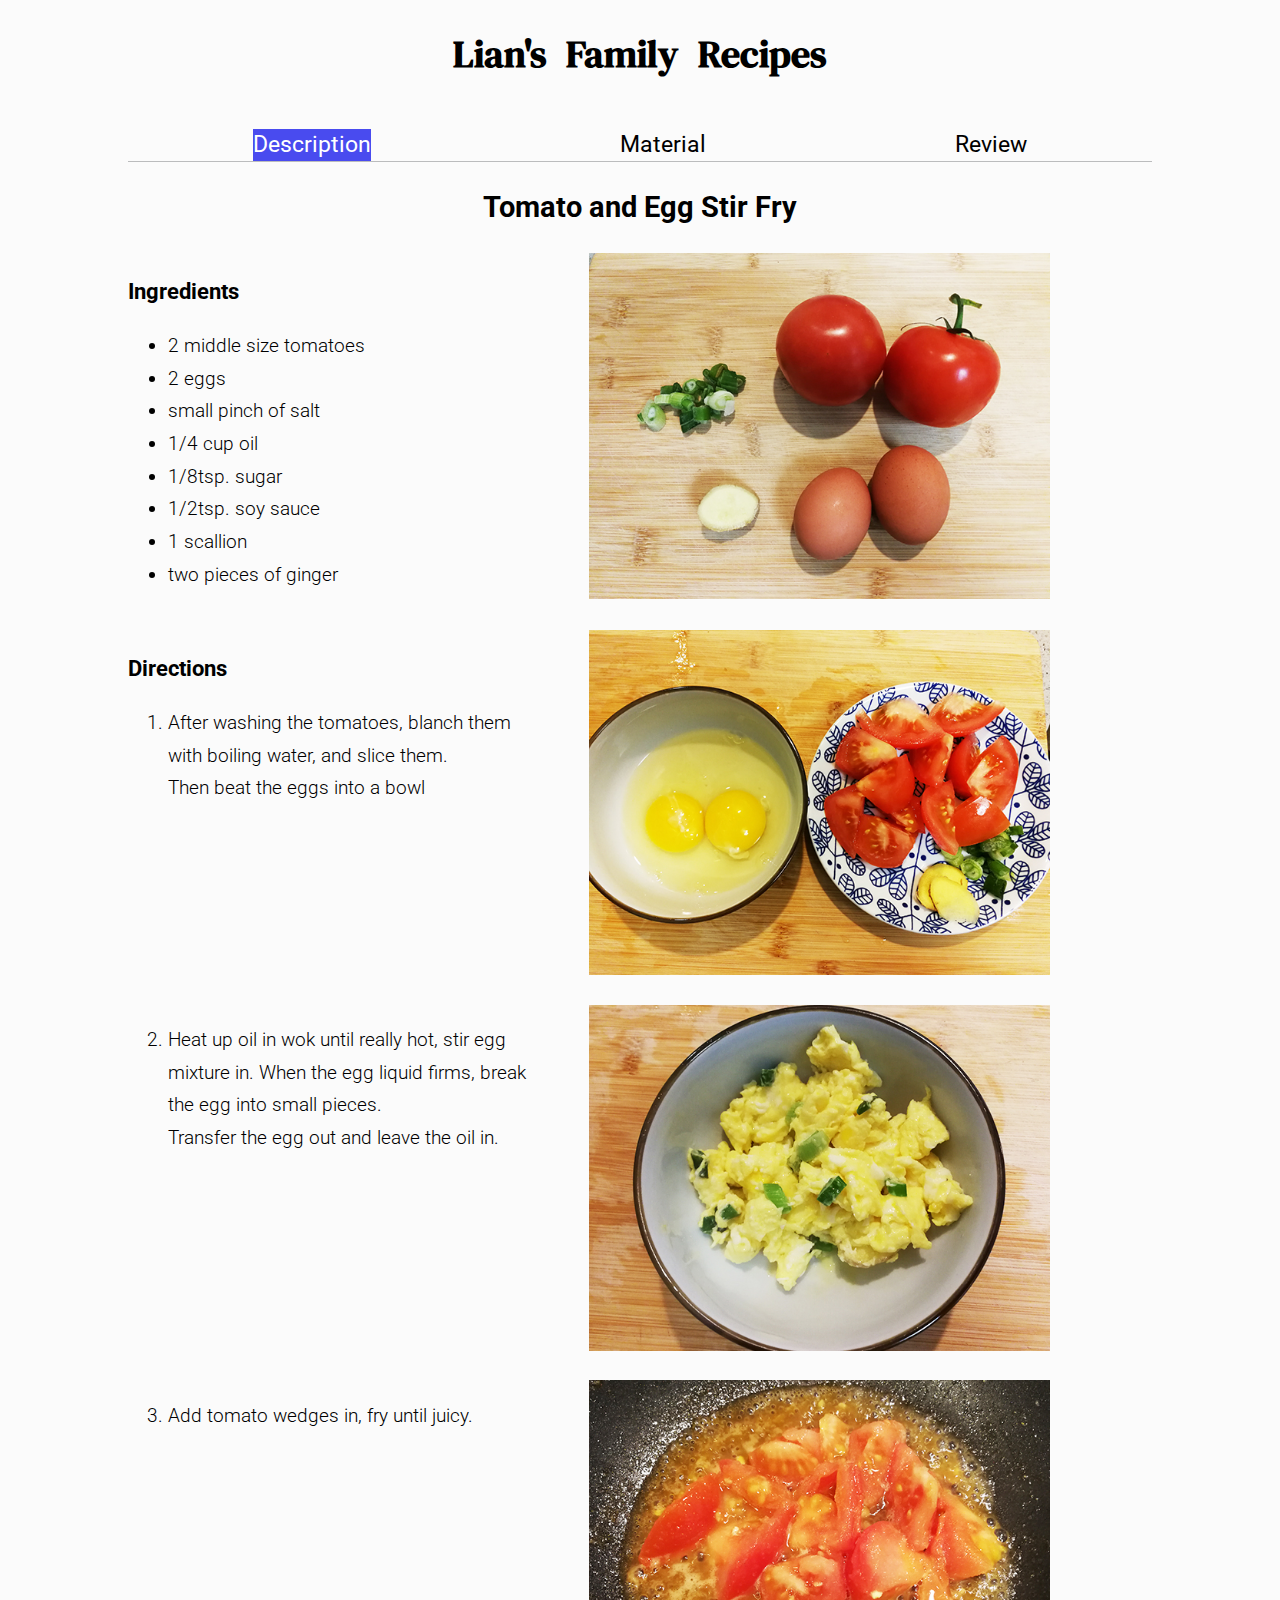
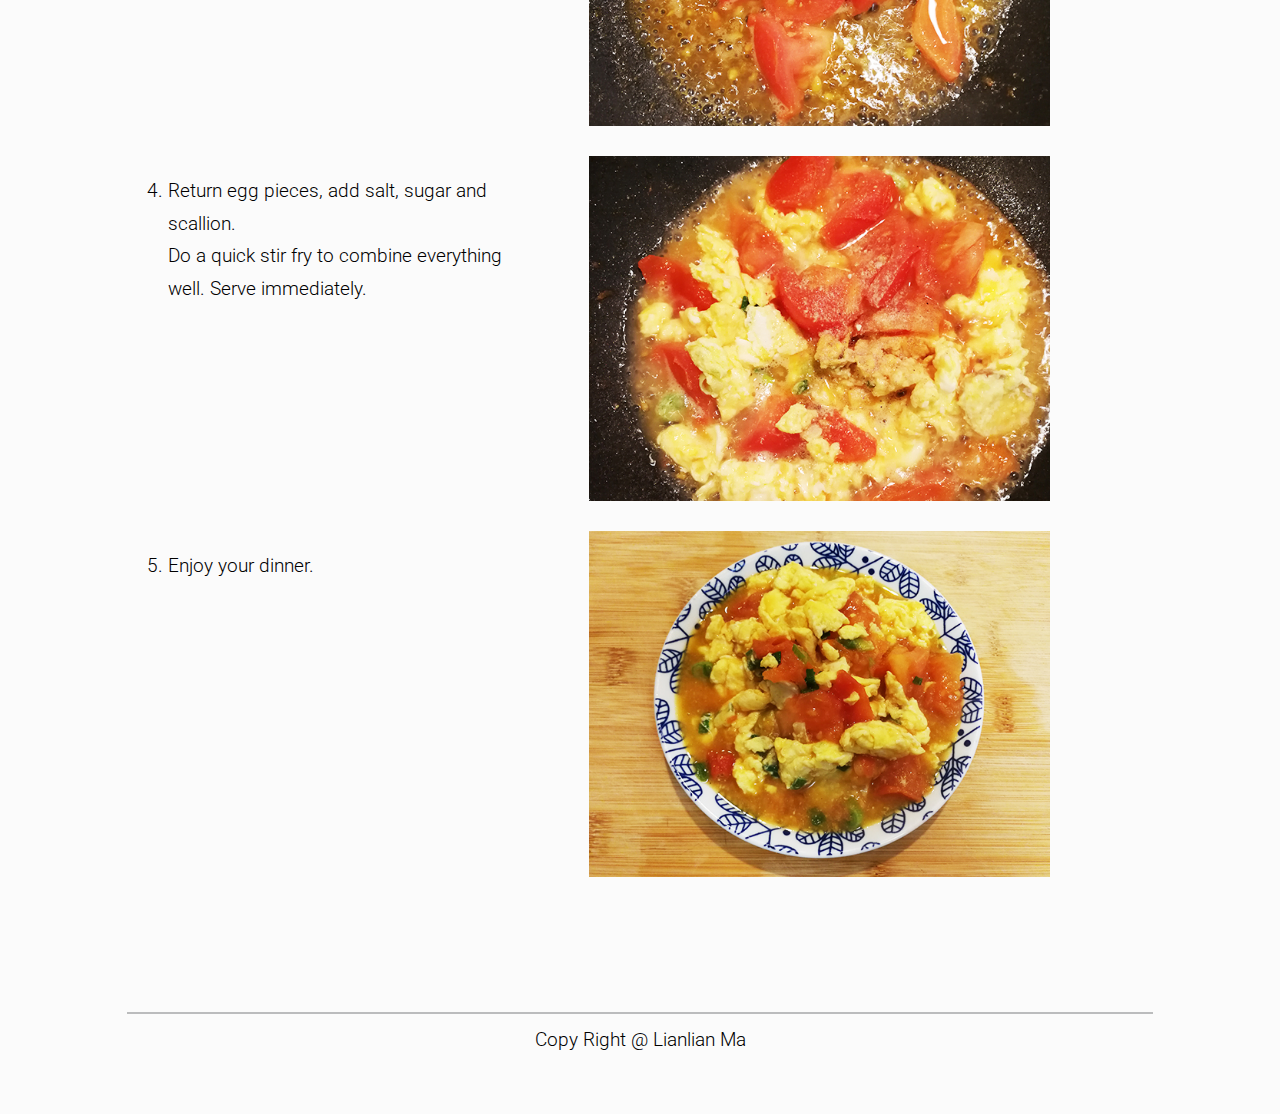
<file: ma.lianlian/recipes/index.html>
<!DOCTYPE html>
<html lang="en">
<head>
	<meta charset="UTF-8">
	<title>Recipes</title>
	<link href="https://fonts.googleapis.com/css2?family=DM+Serif+Text&display=swap" rel="stylesheet">
	<link href='http://fonts.googleapis.com/css?family=Roboto:400,100,700,300' rel='stylesheet' type='text/css'>
	<script src="https://ajax.googleapis.com/ajax/libs/jquery/3.4.1/jquery.min.js"></script>
	<link href="style.css" rel="stylesheet" type="text/css">
</head>

<body>
	<h1>Lian's Family Recipes</h1>
	<main>
	    <div class="tab-group">
		    <ul class="tabs">
			    <li class="tab active">Description</li>
			    <li class="tab">Material</li>
			    <li class="tab">Review</li>
		    </ul>

		    <div class="contents">
			    <div class="content active">
			    	<h2>Tomato and Egg Stir Fry</h2>
			    	<div class="recipe">
			    		<div class="description">
			    			<h3>Ingredients</h3>
			    			<ul>
			    				<li>2 middle size tomatoes</li>
                                <li>2 eggs</li>
                                <li>small pinch of salt</li>
                                <li>1/4 cup oil</li>
                                <li>1/8tsp. sugar</li>
                                <li>1/2tsp. soy sauce</li>
                                <li>1 scallion</li>
                                <li>two pieces of ginger</li>
	                        </ul>
			    		</div>
			    		<div class="photo">
			    			 <img src="images/tomato_ingredients.jpg" alt="Sorry, please read the text." >
			    		</div>
			    	</div>
			    	<div class="recipe">
			    		<div class="description">
			    			<h3>Directions</h3>
			    			<ol start="1">
			    				<li>After washing the tomatoes, blanch them with boiling water, and slice them. <br>Then beat the eggs into a bowl</li>
			    			</ol>
			    		</div>
			    		<div class="photo">
			    			 <img src="images/tomato_step1.jpg" alt="Sorry, please read the text." >
			    		</div>
			    	</div>
			    	<div class="recipe">
			    		<div class="description">
			    			<ol start="2">
			    				<li>Heat up oil in wok until really hot, stir egg mixture in. When the egg liquid firms, break the egg into small pieces.<br>Transfer the egg out and leave the oil in.</li>
			    			</ol>
			    		</div>
			    		<div class="photo">
			    			 <img src="images/tomato_step2.jpg" alt="Sorry, please read the text." >
			    		</div>
			    	</div>
			    	<div class="recipe">
			    		<div class="description">
			    			<ol start="3">
			    				<li>Add tomato wedges in, fry until juicy. </li>
			    			</ol>
			    		</div>
			    		<div class="photo">
			    			 <img src="images/tomato_step3.jpg" alt="Sorry, please read the text." >
			    		</div>
			    	</div>
			    	<div class="recipe">
			    		<div class="description">
			    			<ol start="4">
			    				<li>Return egg pieces, add salt, sugar and scallion.<br>Do a quick stir fry to combine everything well. Serve immediately.</li>
			    			</ol>
			    		</div>
			    		<div class="photo">
			    			 <img src="images/tomato_step4.jpg" alt="Sorry, please read the text." >
			    		</div>
			    	</div>
			    	<div class="recipe">
			    		<div class="description">
			    			<ol start="5">
			    				<li>Enjoy your dinner.</li>
			    			</ol>
			    		</div>
			    		<div class="photo">
			    			 <img src="images/tomato_step5.jpg" alt="Sorry, please read the text." >
			    		</div>
			    	</div>		
			    </div>

			    <div class="content">
			    	<h2>Pork Baozi (Bun)</h2>  
			    	<div class="recipe">
			    		<div class="description">
			    			<h3>Ingredients</h3>
			    			<h5>For the dough</h5>
			    			<ul>
			    				<li>500g all-purpose flour</li>
                                <li>5g instant yeast </li>
                                <li>1 spoon white sugar</li>
                                <li>250g warm water</li>
	                        </ul>
			    		</div>
			    		<div class="photo">
			    			 <img src="images/bao_1.jpg" alt="Sorry, please read the text." >
			    		</div>
			    	</div>

			    	<div class="recipe">
			    		<div class="description">
			    			<h5>For the fillings</h5>
			    			<ul>
			    				<li>500g pork</li>
                                <li>shallot</li>
                                <li>ginger</li>
                                <li>cooking oil</li>
                                <li>soy sauce</li>
                                <li>salt</li>
	                        </ul>
			    		</div>
			    		<div class="photo">
			    			 <img src="images/bao_2.jpg" alt="Sorry, please read the text." >
			    		</div>
			    	</div>

			    	<div class="recipe">
			    		<div class="description">
			    			<h3>Directions</h3>
			    			<ol start="1">
			    				<li>Mix the yeast, sugar with the water. <br>Mix well and set aside for around 5 minutes.<br>Pour the mixed water slowly to the  flour and stir with a chop sticker.<br>Then knead the flour into smooth and soft dough.<br>Cover the bowl and let the dough rest for around 1 hour or until the paste ball doubles in size.</li>
			    			</ol>
			    		</div>
			    		<div class="photo">
			    			 <img src="images/bao_3.jpg" alt="Sorry, please read the text." >
			    		</div>
			    	</div>

			    	<div class="recipe">
			    		<div class="description">
			    			<ol start="2">
			    				<li>Making the filling.<br>Mix all the ingredients (except the cooked oil), stir clockwise.<br>Then add cooking oil and continue to stir.<br>Mix well.</li>
			    			</ol>
			    		</div>
			    		<div class="photo">
			    			 <img src="images/bao_4.jpg" alt="Sorry, please read the text." >
			    		</div>
			    	</div>

			    	<div class="recipe">
			    		<div class="description">
			    			<ol start="3">
			    				<li>Roll the dough into strips first.<br>Divide equal parts into small dough.<br>Roll the dough into a thin circle.<br>Fold the circle with some filling like the picture shows.</li>
			    			</ol>
			    		</div>
			    		<div class="photo">
			    			 <img src="images/bao_5.jpg" alt="Sorry, please read the text." >
			    		</div>
			    	</div>

			    	<div class="recipe">
			    		<div class="description">
			    			<ol start="4">
			    				<li>Brush some oil on the bottom of each baozi and put into the steamer.<br>Heat up water in wok and begin to steam.<br>Count at least 15 minutes after the water in wok begins to boil.<br><br>Enjoy your Baozi.</li>
			    			</ol>
			    		</div>
			    		<div class="photo">
			    			 <img src="images/bao_6.jpg" alt="Sorry, please read the text." >
			    		</div>
			    	</div>       
			    </div>

			    <div class="content">
			        <h2>Wood Ear Mushroom Salad</h2>  
			        <div class="recipe">
			        	<div class="description">
			        		<h3>Ingredients</h3>
			        		<ul>
			        			<li>dried wood ear mushrooms</li>
                                <li>a small bunch of coriander</li>
                                <li>2 garlic clove chopped</li>
                                <li>olive oil</li>
                                <li>Chinese black vinegar</li>
                                <li>soy sauce</li>
                                <li>sesame oil</li>
                                <li>sugar</li>
                                <li>toasted sesame seeds</li>
	                        </ul>
	                        <h3>Directions</h3>
			    			<ol start="1">
			    				<li>Soak the dried wood ear mushrooms in warm water until they absorb the water and become soft.<br>Rinse in cold water. Tear larger pieces into bite size and remove the sandy ends.<br>Wash carefully.</li>
			    				<li>Cook soaked wood ear in boiling water for around 1 to 2 minutes.<br>Transfer out immediately and soak in cold water to cool down.</li>
			    				<li>Completely drain the wood ear mushrooms.</li>
			    				<li>Heat oil in a pot and fry garlic.<br>Turn off fire and add all the other seasonings.<br>Mix well and serve.</li>
			    			</ol>
			        	</div>
			        	<div class="photo">
			        		 <img src="images/woodear.jpg" alt="Sorry, please read the text." >
			        	</div>
			        </div>
			    </div>


		    </div>  <!-- contents -->
	    </div>   <!-- tab-group -->
	</main>
	<hr>
	<footer>
		Copy Right @ Lianlian Ma
	</footer>

	<script type="text/javascript" src="tab.js"></script>
</body>
</html>
</file>
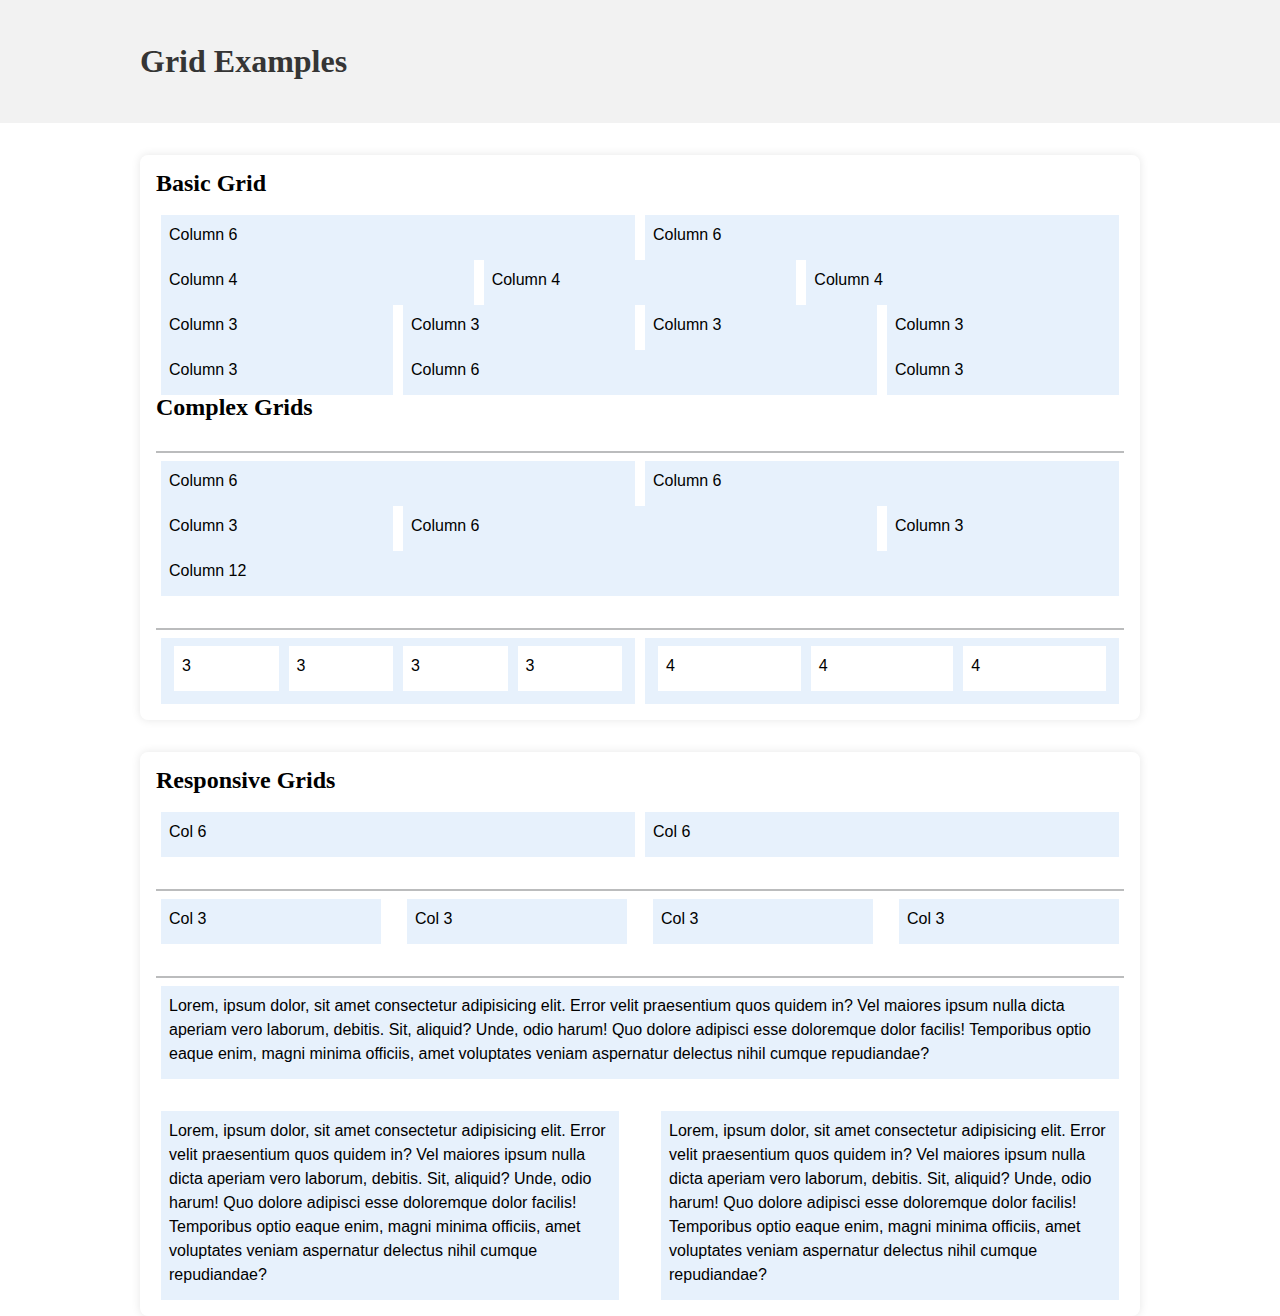
<file: ma.lianlian/demo/grid.html>
<!DOCTYPE html>
<html lang="en">
<head>
	<meta charset="UTF-8">
	<meta name="viewport" content="width=device-width, initial-scale=1.0">
	<title>Grid Examples</title>
	<link rel="stylesheet" href="../lib/css/styleguide.css">
	<link rel="stylesheet" href="../lib/css/gridsystem.css">
	<link rel="stylesheet" href="../css/storetheme.css">
</head>

<body>
	<header class="navbar">
		<div class="container display-flex flex-align-center">
			<div class="flex-none">
				<h1>Grid Examples</h1>
			</div>
	</header>

	<div class="container">
		<div class="card soft">
			<h2>Basic Grid</h2>
			<div class="grid">
				<!-- div.col-6>{Column 6}	 -->
				<div class="col-6"><div class="well">Column 6</div></div>
				<div class="col-6"><div class="well">Column 6</div></div>
			</div>

			<div class="grid">
				<div class="col-4"><div class="well">Column 4</div></div>
				<div class="col-4"><div class="well">Column 4</div></div>
				<div class="col-4"><div class="well">Column 4</div></div>
			</div>

			<div class="grid">
				<div class="col-3"><div class="well">Column 3</div></div>
				<div class="col-3"><div class="well">Column 3</div></div>
				<div class="col-3"><div class="well">Column 3</div></div>
				<div class="col-3"><div class="well">Column 3</div></div>
			</div>

			<!-- make sure numbers always adds to 12 -->
			<div class="grid">
				<div class="col-3"><div class="well">Column 3</div></div>
				<div class="col-6"><div class="well">Column 6</div></div>
				<div class="col-3"><div class="well">Column 3</div></div>
			</div>


			<div>
				<h2>Complex Grids</h2>
			</div>
			
			<!-- 当numers总数超过12，会自动换行,gridsystem.css中有设定grid工作方式是repeat -->
			<hr>
			<div class="grid">
				<div class="col-6"><div class="well">Column 6</div></div>
				<div class="col-6"><div class="well">Column 6</div></div>
				<div class="col-3"><div class="well">Column 3</div></div>
				<div class="col-6"><div class="well">Column 6</div></div>
				<div class="col-3"><div class="well">Column 3</div></div>
				<div class="col-12"><div class="well">Column 12</div></div>
			</div>

			
            <!-- sub grid -->
			<hr>
			<div class="grid">
				<div class="col-6"><div class="well">
					<div class="grid">
						<div class="col-3"><div class="well">3</div></div>
						<div class="col-3"><div class="well">3</div></div>
						<div class="col-3"><div class="well">3</div></div>
						<div class="col-3"><div class="well">3</div></div>
					</div>
				</div></div>
				<div class="col-6"><div class="well">
					<div class="grid">
						<div class="col-4"><div class="well">4</div></div>
						<div class="col-4"><div class="well">4</div></div>
						<div class="col-4"><div class="well">4</div></div>
					</div>
				</div></div>
			</div>
		</div>
	</div>
	
	<div class="container">
		<div class="card soft">
			<div>
				<h2>Responsive Grids</h2>
			</div>
			<div class="grid">
				<div class="col-xs-12 col-md-6">
					<div class="well">Col 6</div>
				</div>
				<div class="col-xs-12 col-md-6">
					<div class="well">Col 6</div>
				</div>
			</div>
			<!-- 这是最常用的responsive设置
			<div class="grid">
				<div class="col-xs-12 col-md-6">
					<div class="well">Col 6</div>
				</div>
				<div class="col-xs-12 col-md-6">
					<div class="well">Col 6</div>
				</div>
			</div>   -->

			<hr>
			<div class="grid gap">
				<div class="col-xs-6 col-md-3">
					<div class="well">Col 3</div>
				</div>
				<div class="col-xs-6 col-md-3">
					<div class="well">Col 3</div>
				</div>
				<div class="col-xs-6 col-md-3">
					<div class="well">Col 3</div>
				</div>
				<div class="col-xs-6 col-md-3">
					<div class="well">Col 3</div>
				</div>
			</div>
			<hr>



			<div class="grid gap large">
				<div class="col-xs-8 col-md-4 col-xl-12">
					<div class="well">Lorem, ipsum dolor, sit amet consectetur adipisicing elit. Error velit praesentium quos quidem in? Vel maiores ipsum nulla dicta aperiam vero laborum, debitis. Sit, aliquid? Unde, odio harum! Quo dolore adipisci esse doloremque dolor facilis! Temporibus optio eaque enim, magni minima officiis, amet voluptates veniam aspernatur delectus nihil cumque repudiandae?</div>
				</div>
				<div class="col-xs-4 col-md-4 col-xl-6">
					<div class="well">Lorem, ipsum dolor, sit amet consectetur adipisicing elit. Error velit praesentium quos quidem in? Vel maiores ipsum nulla dicta aperiam vero laborum, debitis. Sit, aliquid? Unde, odio harum! Quo dolore adipisci esse doloremque dolor facilis! Temporibus optio eaque enim, magni minima officiis, amet voluptates veniam aspernatur delectus nihil cumque repudiandae?</div>
				</div>
				<div class="col-xs-12 col-md-4 col-xl-6">
					<div class="well">Lorem, ipsum dolor, sit amet consectetur adipisicing elit. Error velit praesentium quos quidem in? Vel maiores ipsum nulla dicta aperiam vero laborum, debitis. Sit, aliquid? Unde, odio harum! Quo dolore adipisci esse doloremque dolor facilis! Temporibus optio eaque enim, magni minima officiis, amet voluptates veniam aspernatur delectus nihil cumque repudiandae?</div>
				</div>
			</div>
			
		</div>
	</div>


</body>
</html>
</file>
<file: ma.lianlian/recipes/style.css>
body {
	font-family:  'Roboto', Arial, sans-serif;
	font-weight: 300;
	font-size: 1.2em;
	line-height: 1.7em;
	min-height:100%;
	display:flex;
	flex-direction:column;
	background-color: #fbfbfb;
	margin:auto;
}
hr {
    border: 0.5px solid #bbbcbd;
    width: 80%;
}
footer {
	text-align:center;
	margin-bottom: 3em;
	}

h1 {
	word-spacing: 0.3em;
	margin:1em auto;
	text-align: center;
	font-family:'DM Serif Text', serif;
}
h2 {
	margin:1em auto;
	text-align: center;
}

main {
	width:80%;
	margin: 1em auto 5em auto;
}

.tabs {
	font-size: 1.2em;
	font-weight: 400;
	margin:0;
	padding:0;
	list-style-type: none;
	border-bottom: 1px solid #BBBCBD;
	display:flex;
}

.tab {
	margin:auto;
}

.tab.active {
	color:white;
	background-color: #494bef;
}

.content {
	display: none;
}
.content.active {
	display:block;
}

.recipe {
	display:flex;
	width:100%;
	margin:1em auto;
}
.description {
	width:40%;
}
.photo {
	width:50%;
	margin:auto;
}
.photo img {
	width:90%;
}
</file>
<file: ma.lianlian/lib/css/gridsystem.css>
/* Generally, never touch this file again. improving it means to add, not change */


/* parent classes*/
.grid {
	display:grid;
	grid-template-columns: repeat(12,1fr);
}
/*fr是弹性尺寸的尺寸单位，fractional unit的首两个字母的缩写*/
/* 1fr表示一个单位的尺寸，所以它是相对值*/

.grid-10 {
	display:grid; 
	grid-template-columns: repeat(10,1fr);
} 
/* different grid尽量避免用到，如果用到就设置上面类似的内容 */


.grid-10.gap,
.grid.gap {
	--grid-gap:1em;
	grid-gap:var(--grid-gap);
	gap:var(--grid-gap);
}

.gap.small { --grid-gap:0.5em;}
.gap.large { --grid-gap:2em;}


/* children classes*/
/* col 就是column*/
.col-1 { grid-column: span 1; }
.col-2 { grid-column: span 2; }
.col-3 { grid-column: span 3; }
.col-4 { grid-column: span 4; }
.col-5 { grid-column: span 5; }
.col-6 { grid-column: span 6; }
.col-7 { grid-column: span 7; }
.col-8 { grid-column: span 8; }
.col-9 { grid-column: span 9; }
.col-10 { grid-column: span 10; }
.col-11 { grid-column: span 11; }
.col-12 { grid-column: span 12; }


/* 以下设置是为了实现responsive design的layout设置 */

/* @media 是表明存在的rule，而.col-才是css rule, 所以这里只是表示这些col规则是存在于某一尺寸范围内的@media中，
而不需要在HTML中出现@media，html中只要出现col就行*/

/*Extra Small*/
@media(min-width:0) {
.col-xs-1 { grid-column: span 1; }
.col-xs-2 { grid-column: span 2; }
.col-xs-3 { grid-column: span 3; }
.col-xs-4 { grid-column: span 4; }
.col-xs-5 { grid-column: span 5; }
.col-xs-6 { grid-column: span 6; }
.col-xs-7 { grid-column: span 7; }
.col-xs-8 { grid-column: span 8; }
.col-xs-9 { grid-column: span 9; }
.col-xs-10 { grid-column: span 10; }
.col-xs-11 { grid-column: span 11; }
.col-xs-12 { grid-column: span 12; }
}



/*Small*/
@media(min-width:350px) {
.col-sm-1 { grid-column: span 1; }
.col-sm-2 { grid-column: span 2; }
.col-sm-3 { grid-column: span 3; }
.col-sm-4 { grid-column: span 4; }
.col-sm-5 { grid-column: span 5; }
.col-sm-6 { grid-column: span 6; }
.col-sm-7 { grid-column: span 7; }
.col-sm-8 { grid-column: span 8; }
.col-sm-9 { grid-column: span 9; }
.col-sm-10 { grid-column: span 10; }
.col-sm-11 { grid-column: span 11; }
.col-sm-12 { grid-column: span 12; }
}


/*Medium*/
@media(min-width:600px) {
.col-md-1 { grid-column: span 1; }
.col-md-2 { grid-column: span 2; }
.col-md-3 { grid-column: span 3; }
.col-md-4 { grid-column: span 4; }
.col-md-5 { grid-column: span 5; }
.col-md-6 { grid-column: span 6; }
.col-md-7 { grid-column: span 7; }
.col-md-8 { grid-column: span 8; }
.col-md-9 { grid-column: span 9; }
.col-md-10 { grid-column: span 10; }
.col-md-11 { grid-column: span 11; }
.col-md-12 { grid-column: span 12; }
}


/* Large */
@media(min-width:900px) {
.col-lg-1 { grid-column: span 1; }
.col-lg-2 { grid-column: span 2; }
.col-lg-3 { grid-column: span 3; }
.col-lg-4 { grid-column: span 4; }
.col-lg-5 { grid-column: span 5; }
.col-lg-6 { grid-column: span 6; }
.col-lg-7 { grid-column: span 7; }
.col-lg-8 { grid-column: span 8; }
.col-lg-9 { grid-column: span 9; }
.col-lg-10 { grid-column: span 10; }
.col-lg-11 { grid-column: span 11; }
.col-lg-12 { grid-column: span 12; }
}

/* Extra Large */
@media(min-width:1200px) {
.col-xl-1 { grid-column: span 1; }
.col-xl-2 { grid-column: span 2; }
.col-xl-3 { grid-column: span 3; }
.col-xl-4 { grid-column: span 4; }
.col-xl-5 { grid-column: span 5; }
.col-xl-6 { grid-column: span 6; }
.col-xl-7 { grid-column: span 7; }
.col-xl-8 { grid-column: span 8; }
.col-xl-9 { grid-column: span 9; }
.col-xl-10 { grid-column: span 10; }
.col-xl-11 { grid-column: span 11; }
.col-xl-12 { grid-column: span 12; }
}
</file>
<file: ma.lianlian/css/storetheme.css>
:root {
	--color-neutral-light:#F2F2F2;  /*已改*/
	--color-neutral-medium:#707070;  /*已改*/
	--color-neutral-dark:#353535;  /*已改*/

	--color-main-light:#d7e8fa9c; /*已改*/
	--color-main-medium:#2A6AA3; /*已改*/
	--color-main-dark:#08435c;

	--color-alt-light: #ffdecf; /*已改 粉色*/
	--color-alt-medium:#07aff5;
	--color-alt-dark:#27055c;

	--color-warning:#CB8B12;  /*已改*/
	--color-error:#d90c63;
	--color-purchase:#C92811; /*已改*/
}

body {
	font-family:Open Sans, Arial,sans-serif;
	font-weight:400;
	/*background-color:#f9f9f9;*/
    /*padding-bottom:10em;*/
}

/*.body-text-thin {
	font-family:Roboto, sans-serif;
	font-weight:100;
	background-color: var(--color-neutral-light);
}

.body-text-light {
	font-family:Roboto, sans-serif;
	font-weight:300;
	background-color: var(--color-neutral-light);
}
.body-text-regular {
	font-family:Roboto, sans-serif;
	font-weight:400;
	background-color: var(--color-neutral-light);
}*/

/*.heading-bold {
	font-family:Montserrat, sans-serif;
	font-weight:500;
}
.heading-medium {
	font-family:Montserrat, sans-serif;
	font-weight:500;
}*/

h1,
h2,
h3,
h4,
h5,
h6 {
	font-family:/*Roboto,*/'DM Serif Text',Georgia, "Times new Roman", serif;
}

/*
.body {
	margin-top:3em;
	margin-bottom:3em;
}*/



.navbar {
    background-color: var(--color-neutral-light);
    color:var(--color-neutral-dark);
  /*  margin-bottom: 1em;*/
}


.logo {
	max-width: 120px;
}




.well {
	background-color: var(--color-main-light);
}

.view-window .slogan {
	position: absolute;
	top: 70%;
	left: 50%;
	transform: translate(-50%,-50%);
	background-color: #fbfbfb61;
	padding: 1em;
	border-radius: 0.5em;
	color: var(--color-purchase);
	font-size: 2em;
	width: 80%;
	line-height: 100%;
	transition: all 0.3s;
}
.slogan:hover {
	box-shadow: 1px 1px 12px rgba(0,0,0,0.4);
	color: var(--color-main-medium);
}




.btn.sell {
       color:var(--color-white);
       border:1px solid var(--color-purchase);
}

/*.btn.sell .secondary {
        background-color: var(--color-alt-light);
        border:1px solid var(--color-purchase);
        color: var(--color-purchase);
}*/

.btn.border {
	border:1px solid var(--color-neutral-dark);
}

.btn.color-option {
/*	border:1px solid var(--color-neutral-dark);*/
	background-color: var(--color-main-medium);
	color: var(--color-white);
}

.btn-numbox {
	display: inline-block;
    width: 120px;
    height: 30px;
    border-radius: 20px;
    background-color: var(--color-alt-light);
    font-size: 18px;
    line-height: 30px;
    color: var(--color-neutral-dark);
 }

.btn-numbox-subtract {
	float: left;
    height: 30px;
    width: 40px;
    text-align: center;
    cursor: pointer;
}
.btn-numbox-number {
	float: left;
    height: 30px;
    width: 40px;
    text-align: center;
}

.btn-numbox-plus {
	float: left;
	height: 30px;
    width: 40px;
    text-align: center;
    cursor: pointer;
}


.table.striped tbody tr:nth-child(odd) {
    background-color: var(--color-main-light);
}

.toggle label {
	background-color: var(--color-main-medium);
    border:0.1em solid var(--color-main-light);
}

.nav a:hover {
    	background-color: var(--color-main-medium);
    	text-decoration: none;
}


/*以下的hover可以实现button变化*/
/*.btn:hover {
    text-decoration: none;
    background-color: var(--color-alt-light);
    border: 2px solid var(--color-purchase);
    color:var(--color-neutral-dark);
}*/

/*.article-body>h3 {
color:#ff6700;
}*/


/*.button {
	width:10em;
	height:3em;
	margin-bottom: 2em;
	border-radius: 0.2em;
	border:none;
	background-color: #ff6700;
}
.button>a {
	font-size:1.5em;
	color:white;
}*/

/*.nav.pills.price a {
    	background-color:var(--color-main-medium);
    	color: var(--color-white);
    	text-align: center;
    }
.nav.pills.price a:hover {
    	background-color: var(--color-alt-medium);
    	text-decoration: none;
    }
*/


/*module 03*/
[class*='col-']>.card {
  height:100%;
  margin:0;
}

[class*='col-']>.well {
	height:100%;
}




/* Product List Design */
.product-item {
	/*margin: 0;*/
	margin: 1em;
	border-radius: 0.2em;
	background-color: white;
	box-shadow: 1px 1px 4px rgba(0,0,0,0.2);
	padding:1em;
	transition: all 0.3s;
	display:block;
	height:100%;
}


a.product-item:hover {
	text-decoration: none;
	transform: scale(1.01);
}

a:hover .product-item {
   text-decoration:none !important;
}

.product-item figure {
	margin:0;
}

.product-item:hover {
	box-shadow: 1px 1px 12px rgba(0,0,0,0.4);
}


.product-price {
	font-size: 1.2em;
	padding: 0.2em 0.4em;
	color: var(--color-main-medium);
}
.product-title {
	font-size: 0.9em;
	padding: 0.2em 0.4em;
}
.product-description {
	height:5rem;
}


.product-image img{
	width: 100%;
}

.product-image {
	position:relative;
	height:0;
	overflow:hidden;
	padding-bottom:100%; 
	/*可以修改padding-bottom数值来修改图片框架大小*/
}

.image-main {
	position: relative;
	height: 0;
	overflow: hidden;
	padding-bottom: 100%;
}

.image-main img,
.product-image img {
	position:absolute;
	top:0;
	left:0;
	width:100%;
	height:100%;
	object-fit: cover;
}


.image-thumbs img {
	width:100px;
	height:100px;
	object-fit: cover;
	margin: 1em 0.3em;
}


.card :first-child,
.card-section :first-child {
  margin-top:0;
}


/* 以下是为store的check out专门做的*/
.form-select-border>select {
    padding: 0.4em 1em;
    background-color:  var(--color-neutral-light);
    border-width: 0;
    border-radius: 0.5em;
    cursor: pointer;
    -webkit-appearance: none;
    display: inline-block;
    width:100%;
    font:inherit;
    outline:0;
    border: 1px solid #c3bfbf;
    margin-bottom: 0.8em;
}
.form-select-border::after {
    position:absolute;
    content:'▼';
    font-family: Arial,sans-serif;
    font-size:0.9em;
    top:50%;
    transform: translateY(-50%);
    right: 0.3rem;
    pointer-events: none;
    color: var(--color-neutral-medium);
}
.form-select-border {
    position:relative;
    margin: 0.5em 0;
    /*margin: 1em 0; 可以产生外围距离*/
}


span.badge:not(:empty)::after {
	content:')';
}
span.badge:not(:empty)::before {
	content:'(';
}


hr {
	margin-top:2em;
    border: 0.1px solid #bbbcbd;
    width: 100%;
}


img.social-media {
	width: 40px;
}
footer {
	background-color: var(--color-neutral-light);
    color:var(--color-neutral-dark);
    display: flex;
	justify-content: space-around;
	width:100%;
	margin: 6em auto 0 auto;
	padding-bottom: 3em;
	padding-top: 1em;
	}



@media (max-width:600px) {
	h2 {
		font-size:1em;
	}

}

@media (max-width:600px) {
	body {
	font-size:0.8em;
}
}

@media (max-width:600px) {
	.view-window {
	position: relative;
    overflow: hidden;
    background-size: cover;
    background-position: center;
    background-attachment: inherit;
    height: 70vw;
	}

}

@media (max-width:600px) {
	.logo {
	max-width: 80px;
}

}
</file>
<file: ma.lianlian/lib/css/styleguide.css>
/*  CSS RESET  */

*, *::before, *::after {
	box-sizing:border-box;
} 
/* ？什么意思： *, *::before, *::after*/


:root {
	--color-neutral-light:#eee;
	--color-neutral-medium:#999;
	--color-neutral-dark:#444;
	--color-white:#fff;
	--color-black:#000;
	--header-height:5rem;
}

body {
	margin:0;
	font-size: 100%;
	font-family:Helvetica, Arial, sans-serif;
    line-height: 150%;
}

h1,
h2,
h3,
h4,
h5,
h6 {
	font-family:Cambria, Georgia, "Times new Roman", serif;
}

a {
	text-decoration: none;
	font-weight: bold;
	color:inherit;
	/* text-align: center; */
}

a:hover {
	text-decoration: underline;
}

/* 实现了文字首字母左边缩进2em */
p::first-letter {
	margin-left:2em;
}



code {
	white-space: pre-wrap;
	display:block;
}


/*   Layout Classes   */
.container {
	max-width: 1000px;
	margin-right: auto;
	margin-left:auto;
}
.hidden {display: none;}


.display-flex { display: flex; }
.display-block { display:block; }
.display-inline-flex { display: inline-flex; }
.display-inline-block { display: inline-block; }

.flex-stretch {flex: 1 1 auto;}
.flex-none { flex:none; }


.flex-align-center { align-items: center; }
.flex-justify-center {justify-content: center; } 
/*.flex-justify-space-around {justify-content: space-around; } */



/* Component Classes */
.nav ul {
	list-style-type: none;
	margin-top: 0;
	margin-bottom: 0;
	padding-left: 0;
}

    .nav a {
    	display:block;
    	padding:0.2em 0.5em;
    }
    .nav a:hover {
    	background-color: var(--color-main-medium);
    	color: var(--color-white);
    	text-decoration: none;
    }

    .nav.crumbs ul,
    .nav.pills ul,
    .nav.stretch ul,
    .nav.flex ul {
    	display:flex;
    }
    
    .nav.stretch li {
    	flex: 1 1 auto;
    	text-align:center;
    }
    .nav.pills a {
    	border-radius:2em;
    	padding:0.5em 1em;
    }
    .nav.crumbs a {
    	display:inline-block;
    }
    .nav.crumbs a:hover {
       background-color:transparent;
       color:inherit;
       text-decoration: underline;
   } 
    .nav.crumbs li:not(:first-child)::before {
        content:'>';
        font-family: arial;
    }


.navbar {
    background-color: var(--color-neutral-dark);
    color:var(--color-neutral-light);
    line-height:var(--header-height);
}
/*.navbar h1 {
	font-size:1em;
	font-family:Helvetica, Arial, sans-serif;
	margin:0;
}*/
.navbar a {
	padding:0 0.5em;
    line-height: 1rem;
}


.view-window {
	position:relative;
	overflow:hidden;
	background-size:cover;
	background-position:center;
	background-attachment:fixed;
	height:70vh;
}
/*70vh就是70%view height */


.card {
	background-color: var(--color-white);
	padding:1em;
	/*margin-top:1em;*/
	margin-top:2em;
	/*margin-bottom: 1em;*/
	/* margin-bottom: 3em; */
	position:relative;
	overflow:hidden;
}

    .card.soft {
    	border-radius: 0.5em;
    	box-shadow: 0 0 10px rgba(0,0,0,0.1);
    }
    
    .card.hard {
    	border-radius: 0.2em;
    	border:2px solid var(--color-neutral-medium);
    }
    
    .card.dark {
    	background-color:var(--color-neutral-dark);
    	color: var(--color-white);
    }
    .card.medium {
    	background-color: var(--color-neutral-medium);
    }
    .card.rainbow {
    	background-image:linear-gradient(45deg,#f16b9c,#d5f35e,#e6a1de); 
    }
    .card.flat {
    	padding: 0;
    }

    .card-section~.card-section {
        border-top:1px solid var(--color-neutral-light);
    }

    .card-section {
      padding: 1em;
   }


.well {
	padding: 0.5em;
    background-color: var(--color-neutral-light);
	margin: 5px; 
}
.well .well {
	background-color: var(--color-white);
}






/* Tables */

.table {
    width:100%;
    border-collapse: collapse;   
}
/* border-collapse: collapse; 是因为table默认是有gap，所以用collapse去掉这个gap*/


.table td,
.table th {
    text-align:left;
    padding:0.2em 0.5em;
}

.table.striped tbody tr:nth-child(odd) {
    background-color: var(--color-neutral-light);
}
/*nth-child(odd)意思是只选取tr的奇数行做striped*/


.table.lined.all tbody tr,
.table.lined.horizontal tbody tr{
    border-top:1px solid var(--color-neutral-medium);
}

.table.lined.all th:not(:first-child),
.table.lined.all td:not(:first-child),
.table.lined.vertical th:not(:first-child),
.table.lined.vertical td:not(:first-child) {
    border-left:1px solid var(--color-neutral-medium);
}
/*not first child意思是除去th和td的第一个，其他都是*/

.table.lined.all,
.table.lined.border {
    border:1px solid var(--color-neutral-medium);
}



/* Forms */
.form-input {
    display: inline-block;
    width: 100%;
    border-width: 0;
    background-color: transparent;
    font: inherit;
    padding: 0.5em 1em;
    border-bottom: 1px solid var(--color-neutral-medium);
    outline:0;
}

.form-input-border {
    display: inline-block;
    width: 100%;
    border-width: 0;
    background-color: transparent;
    font: inherit;
    padding: 0.4em 1em;
    margin-bottom: 0.8em;
    border: 1px solid #c3bfbf;
    outline:0;
    border-radius: 0.5em;
}



.form-control {
    margin: 1em 0;
}
.form-label {
    font-size: 0.8em;
    /*color: var(--color-neutral-medium);*/
}


/* Buttons */

/*所有card的样式设计方法，都可以用在button上，去设计属于自己不同的button*/
/*也可以在button上面添加label，以便于解释这个button的用途*/

.btn,
.form-button {
    display: inline-block;
    width: 100%;
    border-width:0;
    font: inherit;
    border-radius: 0.3em;
    padding:0.5em 1em;
    background-color: var(--color-neutral-light);
    text-align:center;
    text-decoration: none;
    cursor: pointer;
    outline: 0;
    -webkit-appearance: none;
}
 /*通常我们可以在相应的元素上加上-webkit-appearance: none;来移除原生控件样式。*/

 /*btn和form-button是一样的东西，换了个short name*/

.btn:hover,
.form-button:hover {
    text-decoration: none;

}
    .form-button.inline,
    .btn.inline {
        width: initial;
    }

    .btn.sell {
        background-color: var(--color-purchase);
    }

    
    



/*  Hotdog  */
.hotdog.stack,
.hotdog {
    /*display:inline-block;*/
    /*line-height: 3rem;*/
    display: inline-flex;
    width: 100%;
    font: inherit;
    background-color: var(--color-neutral-light);
    padding: 0.5em 1.5em;
    border-radius: 2em;
    border-width: 0;
    outline: 0;
    margin: 1em 0;
    /*margin: 1em 0; 添加hotdog之间的距离*/
}

.hotdog.dark {
    background-color: var(--color-neutral-dark);
    color: var(--color-neutral-light);
}


.hotdog.stack button,
.hotdog.stack input,
.hotdog input {
        background-color: transparent;
        border-width: 0;
        flex: 1 1 100%;
        outline: 0;
        font: inherit;
      /*padding:0 1em; 可以添加hotdog之间的距离*/
    }
    /*flex: 1 1 100%;实际上显示效果是stretch*/


    .hotdog.stack {
        padding:0;
    }
    .hotdog.stack input {
        padding:0.5em 1.5em;
    }
    .hotdog.stack button {
        background-color: white;
        padding: 0.5em 1.5em;
        flex: none;
    }
    .hotdog.stack >:last-child {
        border-radius: 0 2em 2em 0;
    }
    .hotdog.stack >:first-child {
        border-radius: 2em 0 0 2em;
    }






/*   Select   */
.form-select>select {
    padding:0.5em 1em;
    background-color:  var(--color-neutral-light);
    border-width: 0;
    border-radius: 0.3em;
    cursor: pointer;
    -webkit-appearance: none;
    display: inline-block;
    width:100%;
    font:inherit;
    outline:0;
}
 /*-webkit-appearance: none; 改变按钮和其他控件的外观，使其类似于原生控件，是为了使select在每个操作系统中都显示一样。此属性非标准且渲染效果在不同浏览器下不同，有些属性值甚至不支持，请慎用。*/






.form-select {
    position:relative;
    margin: 0.5em 0;
    /*margin: 1em 0; 可以产生外围距离*/
}
.form-select::after {
    position:absolute;
    content:'▼';
    font-family: Arial,sans-serif;
    font-size:0.9em;
    top:50%;
    transform: translateY(-50%);
    right: 0.3rem;
    pointer-events: none;
    color: var(--color-neutral-medium);
}





.icon {
    display: inline-block;
    width: 1.5em;
    height: 1.5em;
    vertical-align: text-bottom;
}




/*  Toggle   */
.toggle label {
    display: inline-block;
    width: 2em;
    height: 1em;
    background-color: var(--color-neutral-light);
    border:0.1em solid var(--color-neutral-medium);
    border-radius: 1em;
    position: relative;
    font-size: 1.3em;
}
.toggle label::after {
    content: '';
    position: absolute;
    width: 0.8em;
    height: 0.8em;
    display: inline-block;
    border-radius: 1em;
    background-color: var(--color-white);
    transition: all 0.3s;
    box-shadow: 0 0 2px rgba(0,0,0,0.4);
}
.toggle input:checked + label::after {
    transform: translate(1em);
}
</file>
